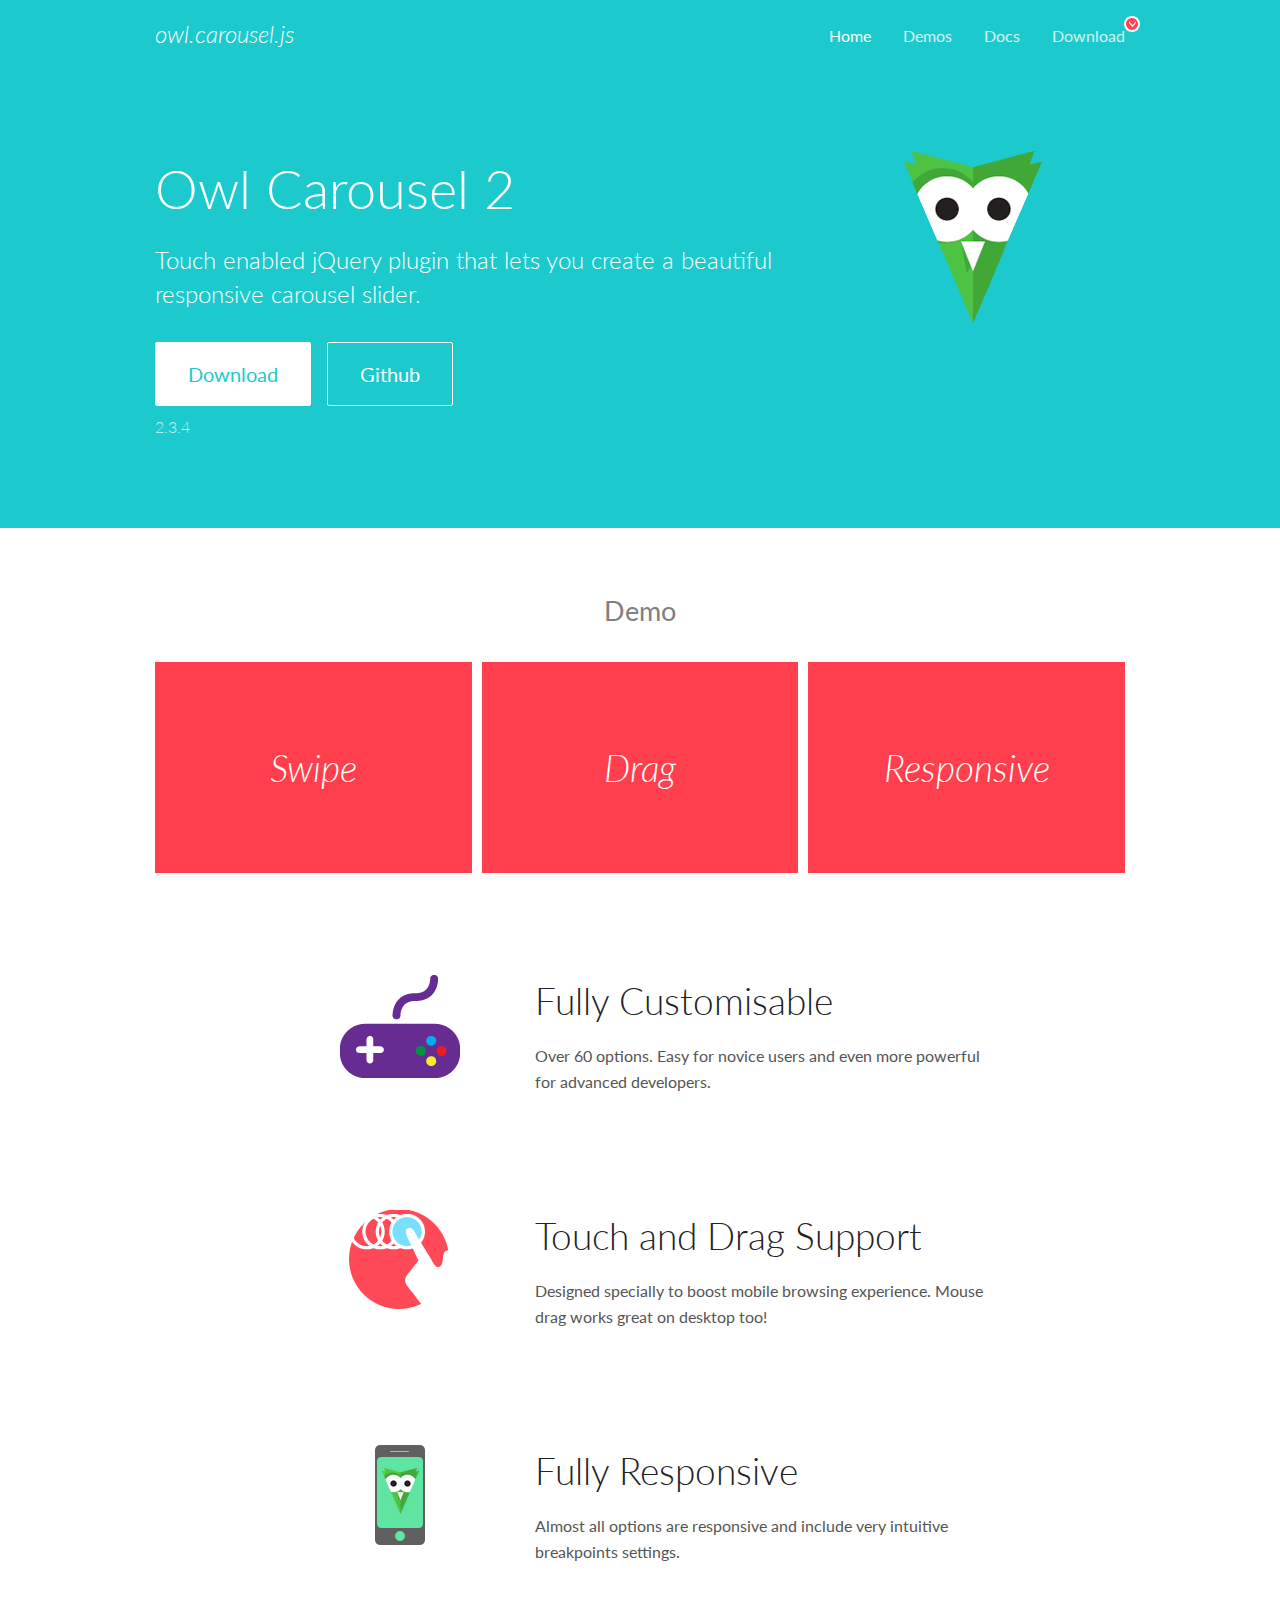
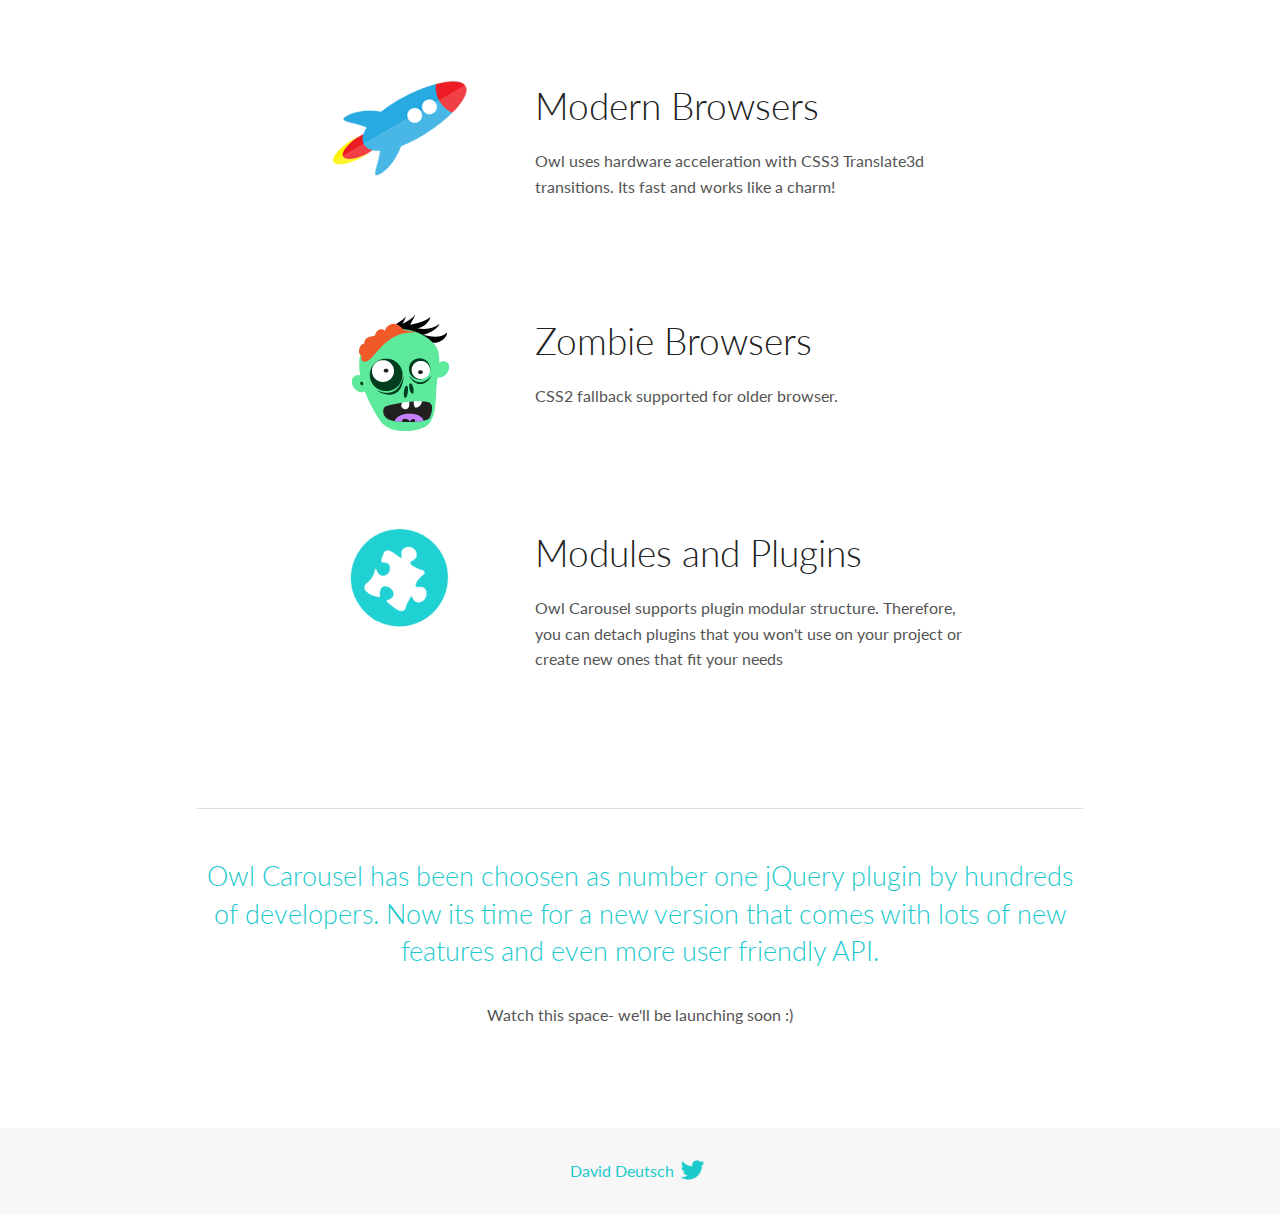
<file: FrontEnd/OwlCarousel2-2.3.4/OwlCarousel2-2.3.4/docs/index.html>
<!DOCTYPE html>
<html lang="en">
  <head>

    <!-- head -->
    <meta charset="utf-8">
    <meta name="msapplication-tap-highlight" content="no" />
    <meta name="viewport" content="width=device-width, initial-scale=1.0" />
    <meta name="description" content="Touch enabled jQuery plugin that lets you create beautiful responsive carousel slider.">
    <meta name="author" content="David Deutsch">
    <title>
      Home | Owl Carousel | 2.3.4
    </title>

    <!-- Stylesheets -->
    <link href='https://fonts.googleapis.com/css?family=Lato:300,400,700,400italic,300italic' rel='stylesheet' type='text/css'>
    <link rel="stylesheet" href="assets/css/docs.theme.min.css">

    <!-- Owl Stylesheets -->
    <link rel="stylesheet" href="assets/owlcarousel/assets/owl.carousel.min.css">
    <link rel="stylesheet" href="assets/owlcarousel/assets/owl.theme.default.min.css">

    <!-- HTML5 shim and Respond.js IE8 support of HTML5 elements and media queries -->

    <!--[if lt IE 9]>
      <script src="https://oss.maxcdn.com/libs/html5shiv/3.7.0/html5shiv.js"></script>
      <script src="https://oss.maxcdn.com/libs/respond.js/1.3.0/respond.min.js"></script>
    <![endif]-->

    <!-- Favicons -->
    <link rel="apple-touch-icon-precomposed" sizes="144x144" href="assets/ico/apple-touch-icon-144-precomposed.png">
    <link rel="shortcut icon" href="assets/ico/favicon.png">
    <link rel="shortcut icon" href="favicon.ico">

    <!-- Yeah i know js should not be in header. Its required for demos.-->

    <!-- javascript -->
    <script src="assets/vendors/jquery.min.js"></script>
    <script src="assets/owlcarousel/owl.carousel.js"></script>
  </head>
  <body>

    <!-- header -->
    <header class="header">
      <div class="row">
        <div class="large-12 columns">
          <div class="brand left">
            <h3>
              <a href="/OwlCarousel2/">owl.carousel.js</a> 
            </h3>
          </div>
          <a id="toggle-nav" class="right">
            <span></span> <span></span> <span></span> 
          </a> 
          <div class="nav-bar">
            <ul class="clearfix">
              <li class="active">
                <a href="/OwlCarousel2/index.html">Home</a> 
              </li>
              <li> <a href="/OwlCarousel2/demos/demos.html">Demos</a>  </li>
              <li> <a href="/OwlCarousel2/docs/started-welcome.html">Docs</a>  </li>
              <li>
                <a href="https://github.com/OwlCarousel2/OwlCarousel2/archive/2.3.4.zip">Download</a> 
                <span class="download"></span> 
              </li>
            </ul>
          </div>
        </div>
      </div>
    </header>

    <!-- home panel -->
    <section id="hero">
      <div class="row">
        <div class="large-8 medium-8 columns">
          <h1>Owl Carousel 2</h1>
          <h4>Touch enabled jQuery plugin that lets you create a beautiful responsive carousel slider.</h4>
          <a href="https://github.com/OwlCarousel2/OwlCarousel2/archive/2.3.4.zip" class="hero-button">Download</a> 
          <a href="https://github.com/OwlCarousel2/OwlCarousel2" class="hero-button outline">Github</a> 
          <p>2.3.4</p>
        </div>
        <div class="large-4 medium-4 columns">
          <img class="owl-logo" src="assets/img/owl-logo.png" alt="mr. Owl">
        </div>
      </div>
    </section>

    <!-- body -->
    <div class="home-demo">
      <div class="row">
        <div class="large-12 columns">
          <h3>Demo</h3>
          <div class="owl-carousel">
            <div class="item">
              <h2>Swipe</h2>
            </div>
            <div class="item">
              <h2>Drag</h2>
            </div>
            <div class="item">
              <h2>Responsive</h2>
            </div>
            <div class="item">
              <h2>CSS3</h2>
            </div>
            <div class="item">
              <h2>Fast</h2>
            </div>
            <div class="item">
              <h2>Easy</h2>
            </div>
            <div class="item">
              <h2>Free</h2>
            </div>
            <div class="item">
              <h2>Upgradable</h2>
            </div>
            <div class="item">
              <h2>Tons of options</h2>
            </div>
            <div class="item">
              <h2>Infinity</h2>
            </div>
            <div class="item">
              <h2>Auto Width</h2>
            </div>
          </div>
        </div>
      </div>
    </div>
    <script>
      var owl = $('.owl-carousel');
      owl.owlCarousel({
        margin: 10,
        loop: true,
        responsive: {
          0: {
            items: 1
          },
          600: {
            items: 2
          },
          1000: {
            items: 3
          }
        }
      })
    </script>

    <!-- features -->
    <div id="features">
      <div class="row">
        <div class="small-12 medium-9 small-centered columns">
          <section class="row feature">
            <div class="medium-4 small-12 columns">
              <img src="assets/img/feature-options.png" alt="">
            </div>
            <div class="medium-8 small-12 columns">
              <h2>Fully Customisable</h2>
              <p>Over 60 options. Easy for novice users and even more powerful for advanced developers.</p>
            </div>
          </section>
          <section class="row feature">
            <div class="medium-4 small-12 columns">
              <img src="assets/img/feature-drag.png" alt="">
            </div>
            <div class="medium-8 small-12 columns">
              <h2>Touch and Drag Support</h2>
              <p>Designed specially to boost mobile browsing experience. Mouse drag works great on desktop too!</p>
            </div>
          </section>
          <section class="row feature">
            <div class="medium-4 small-12 columns">
              <img src="assets/img/feature-responsive.png" alt="">
            </div>
            <div class="medium-8 small-12 columns">
              <h2>Fully Responsive</h2>
              <p>Almost all options are responsive and include very intuitive breakpoints settings.</p>
            </div>
          </section>
          <section class="row feature">
            <div class="medium-4 small-12 columns">
              <img src="assets/img/feature-modern.png" alt="">
            </div>
            <div class="medium-8 small-12 columns">
              <h2>Modern Browsers</h2>
              <p>Owl uses hardware acceleration with CSS3 Translate3d transitions. Its fast and works like a charm! </p>
            </div>
          </section>
          <section class="row feature">
            <div class="medium-4 small-12 columns">
              <img src="assets/img/feature-zombie.png" alt="">
            </div>
            <div class="medium-8 small-12 columns">
              <h2>Zombie Browsers</h2>
              <p>CSS2 fallback supported for older browser.</p>
            </div>
          </section>
          <section class="row feature">
            <div class="medium-4 small-12 columns">
              <img src="assets/img/feature-module.png" alt="">
            </div>
            <div class="medium-8 small-12 columns">
              <h2>Modules and Plugins</h2>
              <p>Owl Carousel supports plugin modular structure. Therefore, you can detach plugins that you won&#x27;t use on your project or create new ones that fit your needs</p>
            </div>
          </section>
        </div>
      </div>
    </div>

    <!-- footer -->
    <section id="teaser-text">
      <div class="row">
        <div class="small-12 medium-11 small-centered columns">
          <hr>
          <h3 id="owl-carousel-has-been-choosen-as-number-one-jquery-plugin-by-hundreds-of-developers-now-its-time-for-a-new-version-that-comes-with-lots-of-new-features-and-even-more-user-friendly-api-">Owl Carousel has been choosen as number one jQuery plugin by hundreds of developers. Now its time for a new version that comes with lots of new features and even more user friendly API.</h3>
          <p>Watch this space- we&#39;ll be launching soon :)</p>
        </div>
      </div>
    </section>

    <!-- footer -->
    <footer class="footer">
      <div class="row">
        <div class="large-12 columns">
          <h5>
            <a href="/OwlCarousel2/docs/support-contact.html">David Deutsch</a> 
            <a id="custom-tweet-button" href="https://twitter.com/share?url=https://github.com/OwlCarousel2/OwlCarousel2&text=Owl Carousel - This is so awesome! " target="_blank"></a> 
          </h5>
        </div>
      </div>
    </footer>

    <!-- vendors -->
    <script src="assets/vendors/highlight.js"></script>
    <script src="assets/js/app.js"></script>
  </body>
</html>
</file>
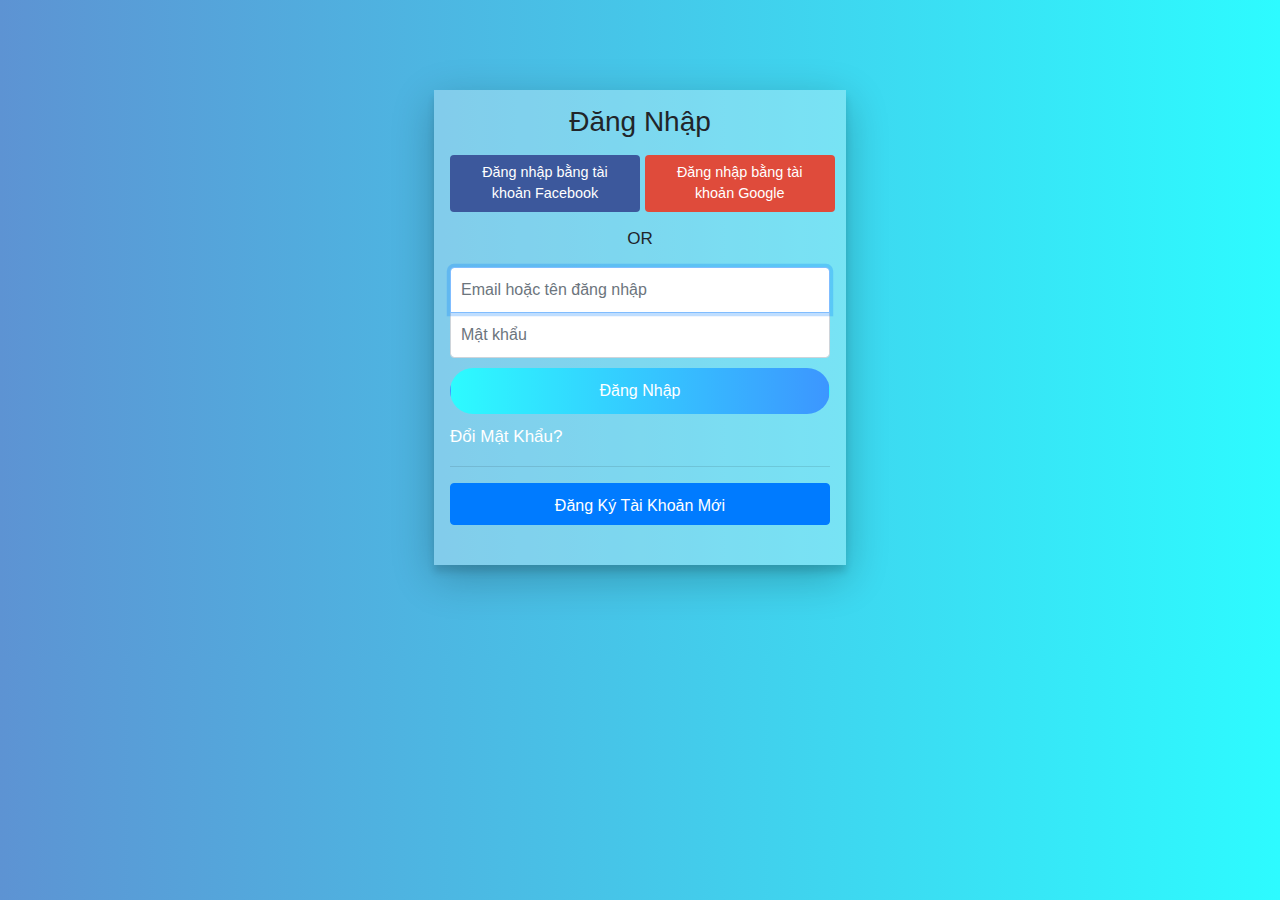
<file: FrontEnd/View/logIn.html>
<!doctype html>
<html lang="en">

<head>
    <title>Title</title>
    <!-- Required meta tags -->
    <meta charset="utf-8">
    <meta name="viewport" content="width=device-width, initial-scale=1, shrink-to-fit=no">

    <!-- Bootstrap CSS -->
    <link rel="stylesheet" href="https://stackpath.bootstrapcdn.com/bootstrap/4.3.1/css/bootstrap.min.css"
        integrity="sha384-ggOyR0iXCbMQv3Xipma34MD+dH/1fQ784/j6cY/iJTQUOhcWr7x9JvoRxT2MZw1T" crossorigin="anonymous">
    <link rel="stylesheet" href="../Css/logIn.css">
</head>

<body>
    <div id="logreg-forms">
        <form class="form-signin">
            <h1 class="h3 mb-3 font-weight-normal" style="text-align: center"> Đăng Nhập</h1>
            <div class="social-login">
                <button class="btn facebook-btn social-btn" type="button"><span><i class="fab fa-facebook-f"></i> Đăng
                        nhập bằng tài khoản Facebook</span> </button>
                <button class="btn google-btn social-btn" type="button"><span><i class="fab fa-google-plus-g"></i> Đăng
                        nhập bằng tài khoản Google</span> </button>
            </div>
            <p style="text-align:center"> OR </p>
            <div class="input-group">
                <input type="email" id="inputEmail" class="form-control" placeholder="Email hoặc tên đăng nhập" required=""
                    autofocus="">
            </div>

            <div class="input-group">
                <input type="password" id="inputPassword" class="form-control" placeholder="Mật khẩu" required="">
            </div>

            <div class="input-group">
                <button class="btn btn-md btn-rounded btn-block form-control submit" type="submit"><i
                        class="fas fa-sign-in-alt"></i> Đăng Nhập</button>
            </div>

            <a href="./resetUser.html" id="forgot_pswd">Đổi Mật Khẩu?</a>
            <hr>
            <!-- <p>Don't have an account!</p>  -->
            <!-- <button class="btn btn-primary btn-block" type="button" id="btn-signup"><i class="fas fa-user-plus"></i>
                Đăng Ký Tài Khoản Mới</button> -->
            <a href="./signUp.html" class="btn btn-primary btn-block" id="btn-signup"><i class="fas fa-user-plus"></i>
                Đăng Ký Tài Khoản Mới</a>
        </form>
        <br>
    </div>


    <!-- Optional JavaScript -->
    <!-- jQuery first, then Popper.js, then Bootstrap JS -->
    <script src="https://code.jquery.com/jquery-3.3.1.slim.min.js"
        integrity="sha384-q8i/X+965DzO0rT7abK41JStQIAqVgRVzpbzo5smXKp4YfRvH+8abtTE1Pi6jizo"
        crossorigin="anonymous"></script>
    <script src="https://cdnjs.cloudflare.com/ajax/libs/popper.js/1.14.7/umd/popper.min.js"
        integrity="sha384-UO2eT0CpHqdSJQ6hJty5KVphtPhzWj9WO1clHTMGa3JDZwrnQq4sF86dIHNDz0W1"
        crossorigin="anonymous"></script>
    <script src="https://stackpath.bootstrapcdn.com/bootstrap/4.3.1/js/bootstrap.min.js"
        integrity="sha384-JjSmVgyd0p3pXB1rRibZUAYoIIy6OrQ6VrjIEaFf/nJGzIxFDsf4x0xIM+B07jRM"
        crossorigin="anonymous"></script>
    <!-- <script>
        function toggleResetPswd(e) {
            e.preventDefault();
            $('#logreg-forms .form-signin').toggle() // display:block or none
            $('#logreg-forms .form-reset').toggle() // display:block or none
        }

        function toggleSignUp(e) {
            e.preventDefault();
            $('#logreg-forms .form-signin').toggle(); // display:block or none
            $('#logreg-forms .form-signup').toggle(); // display:block or none
        }

        $(() => {
            // Login Register Form
            $('#logreg-forms #forgot_pswd').click(toggleResetPswd);
            $('#logreg-forms #cancel_reset').click(toggleResetPswd);
            $('#logreg-forms #btn-signup').click(toggleSignUp);
            $('#logreg-forms #cancel_signup').click(toggleSignUp);
        })
    </script> -->
</body>

</html>
</file>
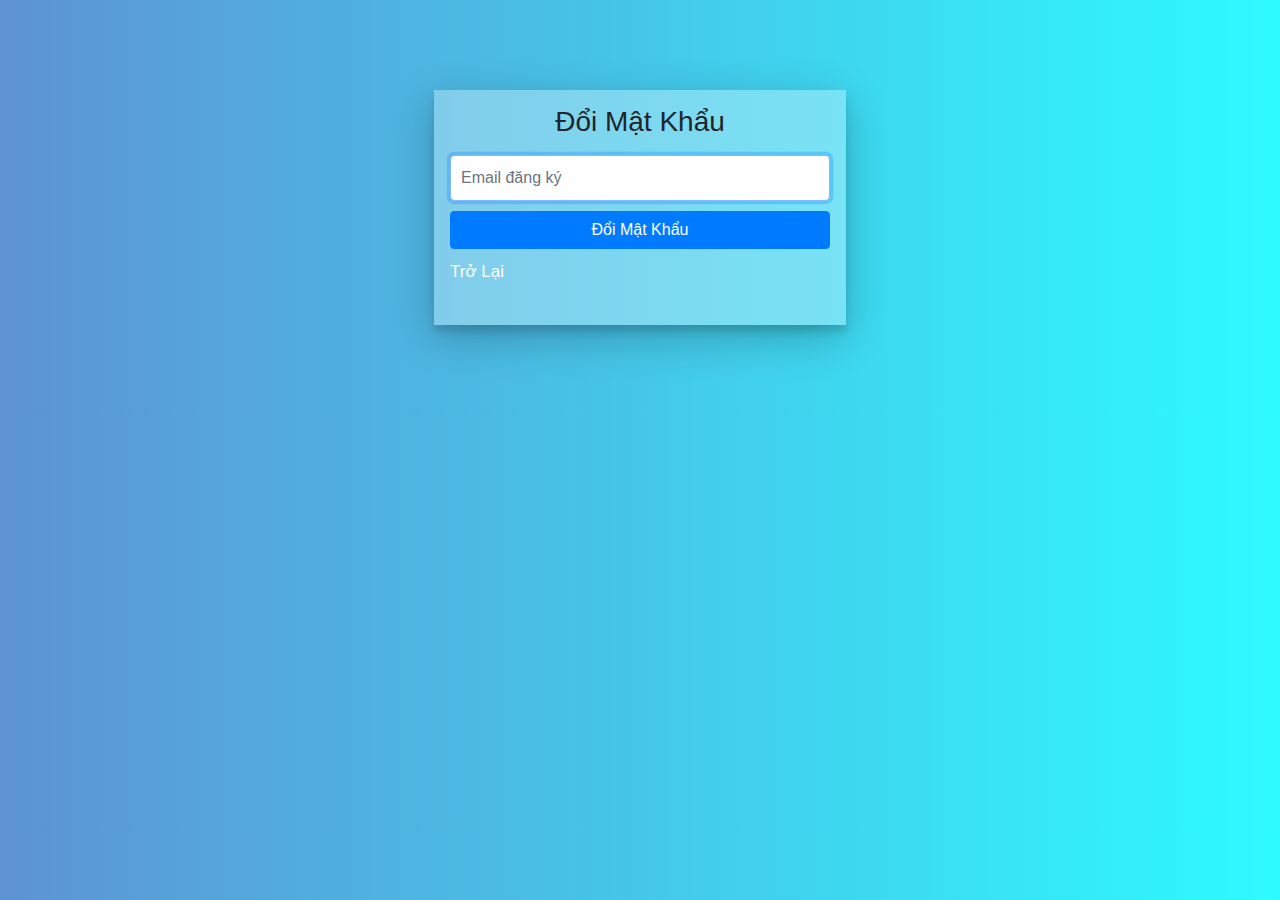
<file: FrontEnd/View/resetUser.html>
<!doctype html>
<html lang="en">

<head>
    <title>Reset Password</title>
    <!-- Required meta tags -->
    <meta charset="utf-8">
    <meta name="viewport" content="width=device-width, initial-scale=1, shrink-to-fit=no">

    <!-- Bootstrap CSS -->
    <link rel="stylesheet" href="https://stackpath.bootstrapcdn.com/bootstrap/4.3.1/css/bootstrap.min.css"
        integrity="sha384-ggOyR0iXCbMQv3Xipma34MD+dH/1fQ784/j6cY/iJTQUOhcWr7x9JvoRxT2MZw1T" crossorigin="anonymous">
    <link rel="stylesheet" href="../Css/logIn.css">
</head>

<body>
    <div id="logreg-forms">
        <form action="#" class="form-reset">
            <h1 class="h3 mb-3 font-weight-normal" style="text-align: center"> Đổi Mật Khẩu</h1>
            <input type="email" id="resetEmail" class="form-control" placeholder="Email đăng ký" required=""
                autofocus="">
            <button class="btn btn-primary btn-block" type="submit">Đổi Mật Khẩu</button>
            <a href="./logIn.html" id="cancel_reset"><i class="fas fa-angle-left"></i> Trở Lại</a>
        </form>
        <br>
    </div>
    <!-- Optional JavaScript -->
    <!-- jQuery first, then Popper.js, then Bootstrap JS -->
    <script src="https://code.jquery.com/jquery-3.3.1.slim.min.js"
        integrity="sha384-q8i/X+965DzO0rT7abK41JStQIAqVgRVzpbzo5smXKp4YfRvH+8abtTE1Pi6jizo"
        crossorigin="anonymous"></script>
    <script src="https://cdnjs.cloudflare.com/ajax/libs/popper.js/1.14.7/umd/popper.min.js"
        integrity="sha384-UO2eT0CpHqdSJQ6hJty5KVphtPhzWj9WO1clHTMGa3JDZwrnQq4sF86dIHNDz0W1"
        crossorigin="anonymous"></script>
    <script src="https://stackpath.bootstrapcdn.com/bootstrap/4.3.1/js/bootstrap.min.js"
        integrity="sha384-JjSmVgyd0p3pXB1rRibZUAYoIIy6OrQ6VrjIEaFf/nJGzIxFDsf4x0xIM+B07jRM"
        crossorigin="anonymous"></script>
</body>

</html>
</file>
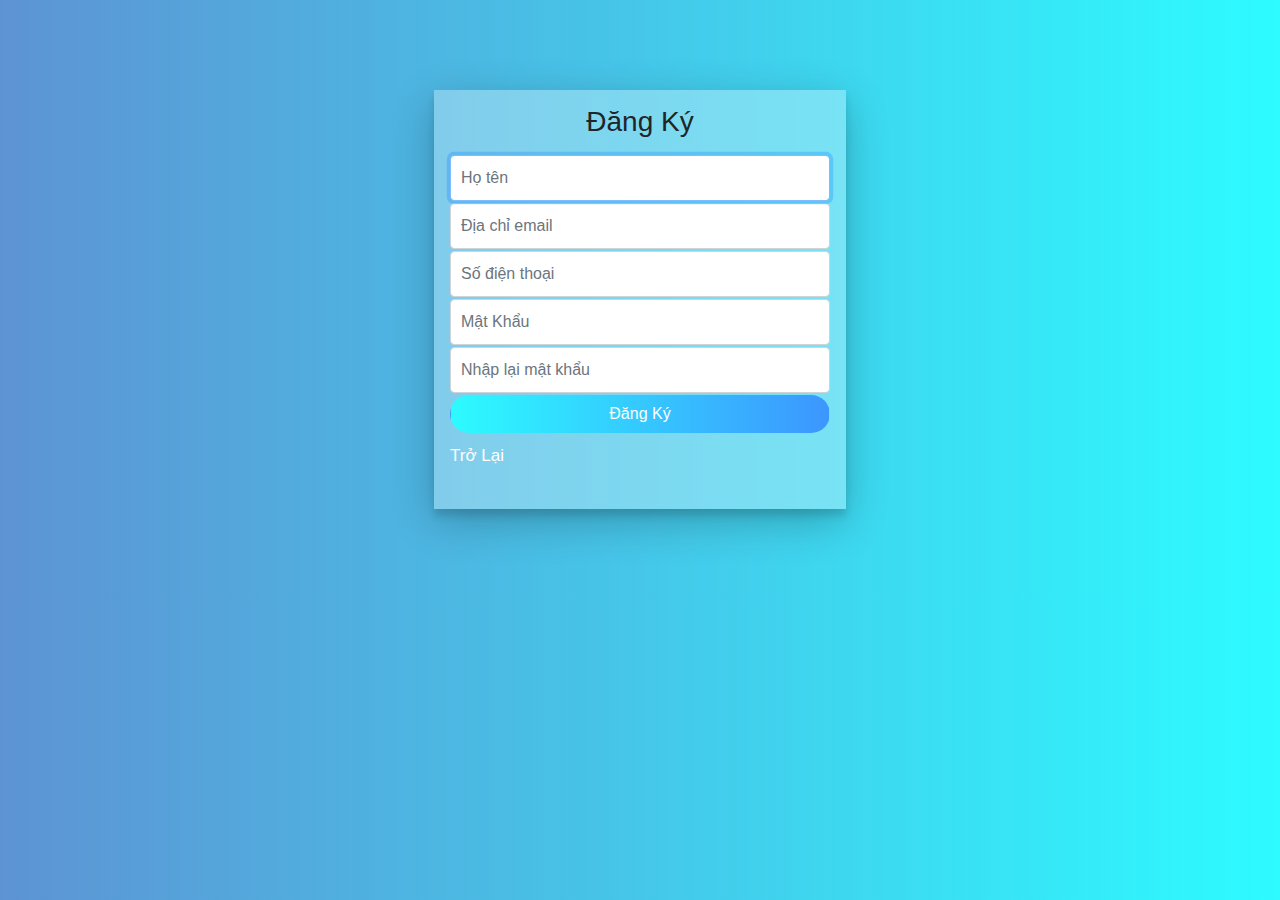
<file: FrontEnd/View/signUp.html>
<!doctype html>
<html lang="en">

<head>
    <title>Sing Up</title>
    <!-- Required meta tags -->
    <meta charset="utf-8">
    <meta name="viewport" content="width=device-width, initial-scale=1, shrink-to-fit=no">

    <!-- Bootstrap CSS -->
    <link rel="stylesheet" href="https://stackpath.bootstrapcdn.com/bootstrap/4.3.1/css/bootstrap.min.css"
        integrity="sha384-ggOyR0iXCbMQv3Xipma34MD+dH/1fQ784/j6cY/iJTQUOhcWr7x9JvoRxT2MZw1T" crossorigin="anonymous">

        <link rel="stylesheet" href="../Css/logIn.css">
</head>

<body>
    <div id="logreg-forms">
        <form action="#" class="form-signup">
            <!-- <div class="social-login">
                <button class="btn facebook-btn social-btn" type="button"><span><i class="fab fa-facebook-f"></i> Đăng nhập bằng tài khoản Facebook</span> </button>
            </div>
            <div class="social-login">
                <button class="btn google-btn social-btn" type="button"><span><i class="fab fa-google-plus-g"></i> Đăng nhập bằng  tài khoản Google</span> </button>
            </div> 

            <p style="text-align:center">OR</p> -->
            <h1 class="h3 mb-3 font-weight-normal" style="text-align: center"> Đăng Ký</h1>

            <input type="text" id="user-name" class="form-control" placeholder="Họ tên" required="" autofocus="">
            <input type="email" id="user-email" class="form-control" placeholder="Địa chỉ email" required autofocus="">
            <input type="email" id="user-phone" class="form-control" placeholder="Số điện thoại" required autofocus="">
            <input type="password" id="user-pass" class="form-control" placeholder="Mật Khẩu" required autofocus="">
            <input type="password" id="user-repeatpass" class="form-control" placeholder="Nhập lại mật khẩu" required
                autofocus="">

            <div class="input-group">
                <button class="btn btn-md btn-block submit"><i class="fas fa-user-plus"></i> Đăng Ký</button>
            </div>

            <a href="./logIn.html" id="cancel_signup"><i class="fa fa-angle-left"></i> Trở Lại</a>
        </form>
        <br>
    </div>

    <!-- Optional JavaScript -->
    <!-- jQuery first, then Popper.js, then Bootstrap JS -->
    <script src="https://code.jquery.com/jquery-3.3.1.slim.min.js"
        integrity="sha384-q8i/X+965DzO0rT7abK41JStQIAqVgRVzpbzo5smXKp4YfRvH+8abtTE1Pi6jizo"
        crossorigin="anonymous"></script>
    <script src="https://cdnjs.cloudflare.com/ajax/libs/popper.js/1.14.7/umd/popper.min.js"
        integrity="sha384-UO2eT0CpHqdSJQ6hJty5KVphtPhzWj9WO1clHTMGa3JDZwrnQq4sF86dIHNDz0W1"
        crossorigin="anonymous"></script>
    <script src="https://stackpath.bootstrapcdn.com/bootstrap/4.3.1/js/bootstrap.min.js"
        integrity="sha384-JjSmVgyd0p3pXB1rRibZUAYoIIy6OrQ6VrjIEaFf/nJGzIxFDsf4x0xIM+B07jRM"
        crossorigin="anonymous"></script>
</body>

</html>
</file>
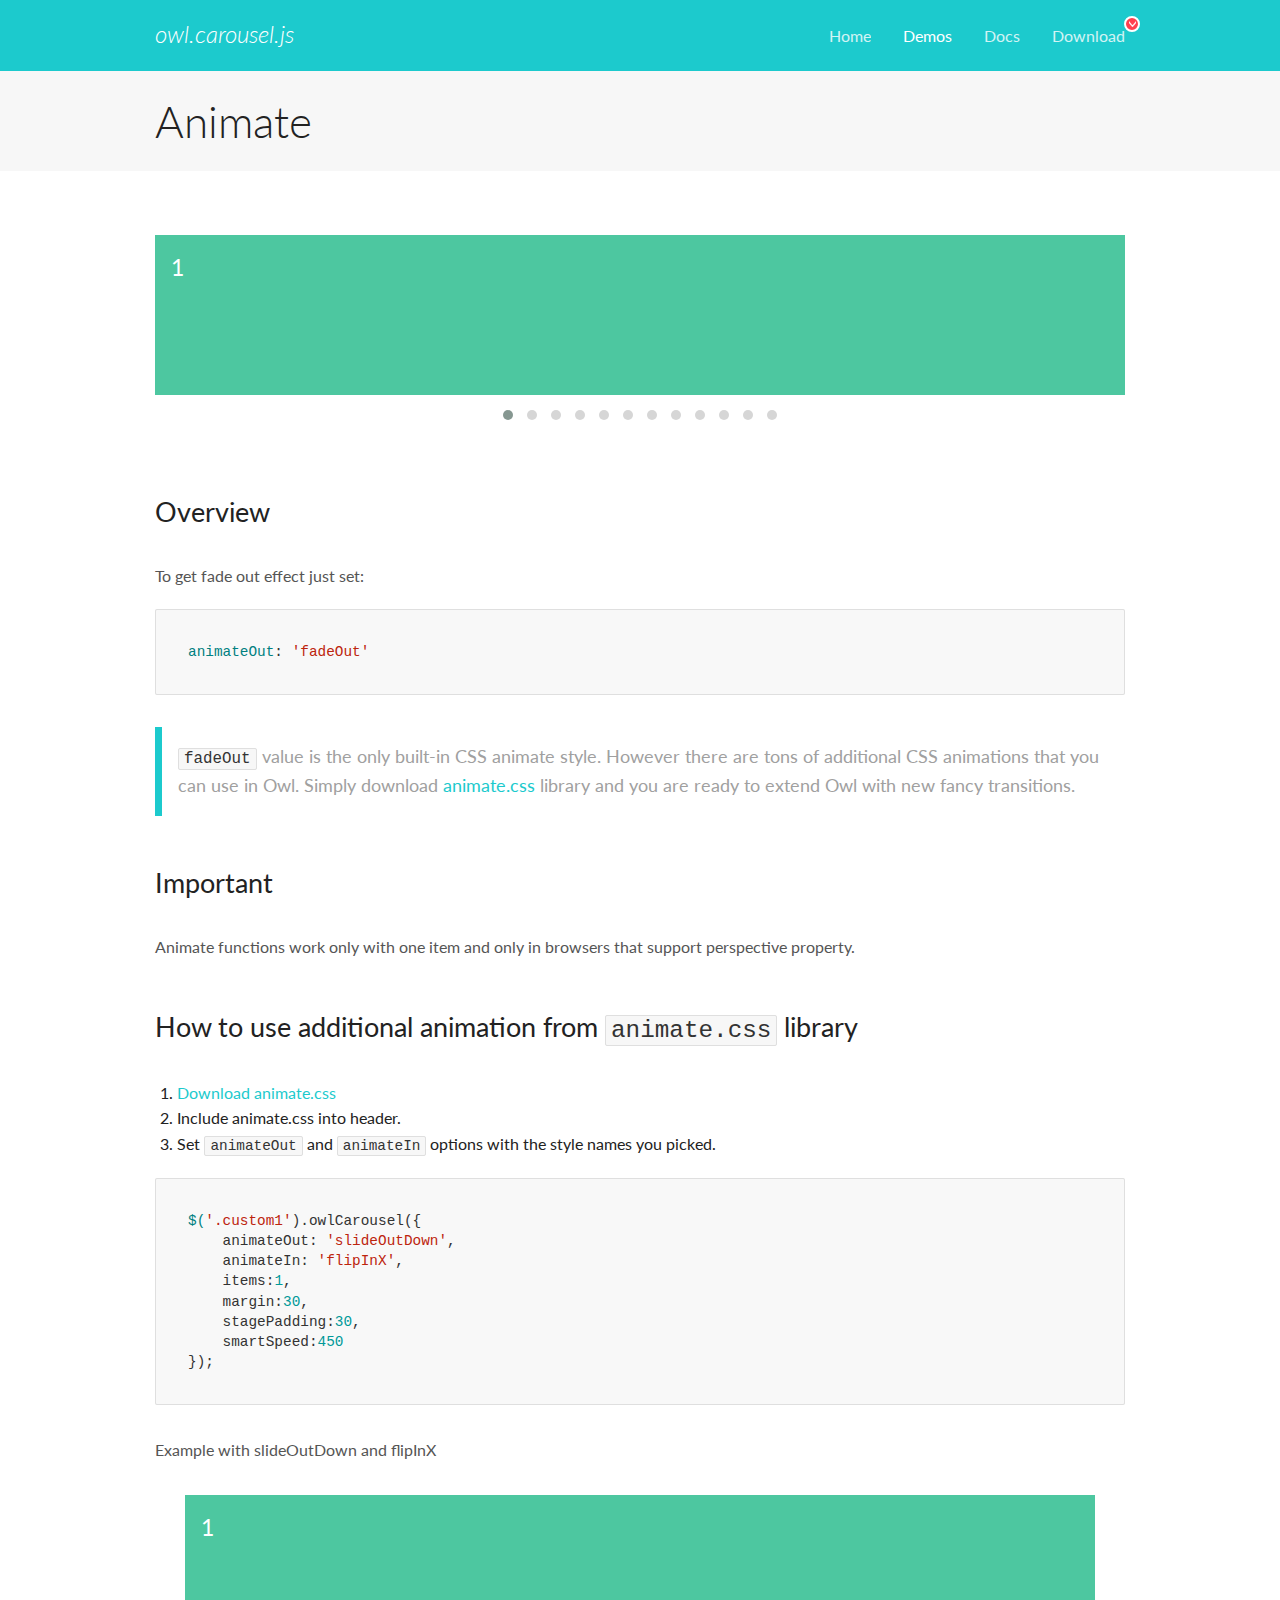
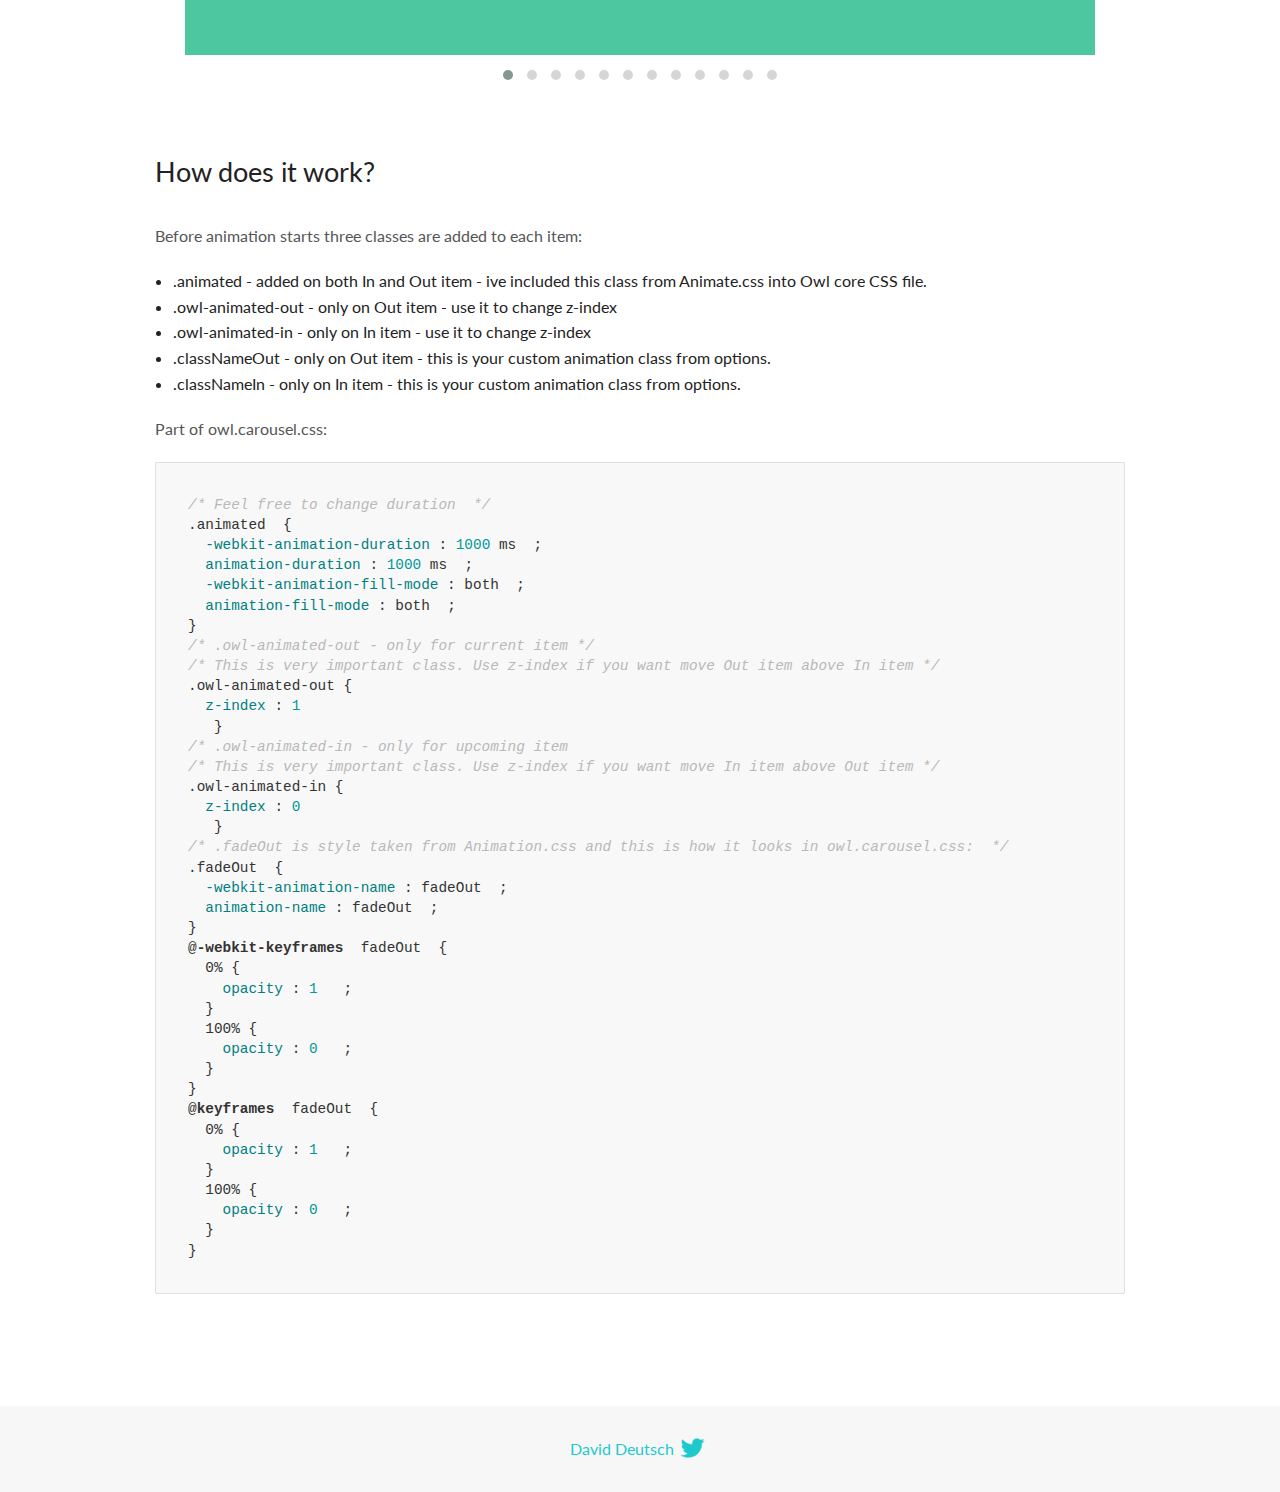
<file: FrontEnd/OwlCarousel2-2.3.4/OwlCarousel2-2.3.4/docs/demos/animate.html>
<!DOCTYPE html>
<html lang="en">
  <head>

    <!-- head -->
    <meta charset="utf-8">
    <meta name="msapplication-tap-highlight" content="no" />
    <meta name="viewport" content="width=device-width, initial-scale=1.0" />
    <meta name="description" content="Animate carousel">
    <meta name="author" content="David Deutsch">
    <title>
      Animate Demo | Owl Carousel | 2.3.4
    </title>

    <!-- Stylesheets -->
    <link href='https://fonts.googleapis.com/css?family=Lato:300,400,700,400italic,300italic' rel='stylesheet' type='text/css'>
    <link rel="stylesheet" href="../assets/css/docs.theme.min.css">

    <!-- Owl Stylesheets -->
    <link rel="stylesheet" href="../assets/owlcarousel/assets/owl.carousel.min.css">
    <link rel="stylesheet" href="../assets/owlcarousel/assets/owl.theme.default.min.css">

    <!-- HTML5 shim and Respond.js IE8 support of HTML5 elements and media queries -->

    <!--[if lt IE 9]>
      <script src="https://oss.maxcdn.com/libs/html5shiv/3.7.0/html5shiv.js"></script>
      <script src="https://oss.maxcdn.com/libs/respond.js/1.3.0/respond.min.js"></script>
    <![endif]-->

    <!-- Favicons -->
    <link rel="apple-touch-icon-precomposed" sizes="144x144" href="../assets/ico/apple-touch-icon-144-precomposed.png">
    <link rel="shortcut icon" href="../assets/ico/favicon.png">
    <link rel="shortcut icon" href="favicon.ico">

    <!-- Yeah i know js should not be in header. Its required for demos.-->

    <!-- javascript -->
    <script src="../assets/vendors/jquery.min.js"></script>
    <script src="../assets/owlcarousel/owl.carousel.js"></script>
  </head>
  <body>

    <!-- header -->
    <header class="header">
      <div class="row">
        <div class="large-12 columns">
          <div class="brand left">
            <h3>
              <a href="/OwlCarousel2/">owl.carousel.js</a> 
            </h3>
          </div>
          <a id="toggle-nav" class="right">
            <span></span> <span></span> <span></span> 
          </a> 
          <div class="nav-bar">
            <ul class="clearfix">
              <li> <a href="/OwlCarousel2/index.html">Home</a>  </li>
              <li class="active">
                <a href="/OwlCarousel2/demos/demos.html">Demos</a> 
              </li>
              <li> <a href="/OwlCarousel2/docs/started-welcome.html">Docs</a>  </li>
              <li>
                <a href="https://github.com/OwlCarousel2/OwlCarousel2/archive/2.3.4.zip">Download</a> 
                <span class="download"></span> 
              </li>
            </ul>
          </div>
        </div>
      </div>
    </header>

    <!-- title -->
    <section class="title">
      <div class="row">
        <div class="large-12 columns">
          <h1>Animate</h1>
        </div>
      </div>
    </section>

    <!--  Demos -->
    <section id="demos">
      <div class="row">
        <div class="large-12 columns">
          <div class="fadeOut owl-carousel owl-theme">
            <div class="item">
              <h4>1</h4>
            </div>
            <div class="item">
              <h4>2</h4>
            </div>
            <div class="item">
              <h4>3</h4>
            </div>
            <div class="item">
              <h4>4</h4>
            </div>
            <div class="item">
              <h4>5</h4>
            </div>
            <div class="item">
              <h4>6</h4>
            </div>
            <div class="item">
              <h4>7</h4>
            </div>
            <div class="item">
              <h4>8</h4>
            </div>
            <div class="item">
              <h4>9</h4>
            </div>
            <div class="item">
              <h4>10</h4>
            </div>
            <div class="item">
              <h4>11</h4>
            </div>
            <div class="item">
              <h4>12</h4>
            </div>
          </div>
          <h3 id="overview">Overview</h3>
          <p>To get fade out effect just set:</p>
          <pre><code>animateOut: &#39;fadeOut&#39;</code></pre>
          <blockquote>
            <p><code>fadeOut</code> value is the only built-in CSS animate style. However there are tons of additional CSS animations that you can use in Owl. Simply download
              <a href="https://daneden.github.io/animate.css/">animate.css</a>  library and you are ready to extend Owl with new fancy transitions.</p>
          </blockquote>
          <h3 id="important">Important</h3>
          <p>Animate functions work only with one item and only in browsers that support perspective property.</p>
          <h3 id="how-to-use-additional-animation-from-animate-css-library">How to use additional animation from <code>animate.css</code> library</h3>
          <ol>
            <li> <a href="https://daneden.github.io/animate.css/">Download animate.css</a>  </li>
            <li>Include animate.css into header.</li>
            <li>Set <code>animateOut</code> and <code>animateIn</code> options with the style names you picked.</li>
          </ol>
          <pre><code>$(&#39;.custom1&#39;).owlCarousel({
    animateOut: &#39;slideOutDown&#39;,
    animateIn: &#39;flipInX&#39;,
    items:1,
    margin:30,
    stagePadding:30,
    smartSpeed:450
});</code></pre>
          <p>Example with slideOutDown and flipInX</p>
          <div class="custom1 owl-carousel owl-theme">
            <div class="item">
              <h4>1</h4>
            </div>
            <div class="item">
              <h4>2</h4>
            </div>
            <div class="item">
              <h4>3</h4>
            </div>
            <div class="item">
              <h4>4</h4>
            </div>
            <div class="item">
              <h4>5</h4>
            </div>
            <div class="item">
              <h4>6</h4>
            </div>
            <div class="item">
              <h4>7</h4>
            </div>
            <div class="item">
              <h4>8</h4>
            </div>
            <div class="item">
              <h4>9</h4>
            </div>
            <div class="item">
              <h4>10</h4>
            </div>
            <div class="item">
              <h4>11</h4>
            </div>
            <div class="item">
              <h4>12</h4>
            </div>
          </div>
          <h3 id="how-does-it-work-">How does it work?</h3>
          <p>Before animation starts three classes are added to each item:</p>
          <ul>
            <li>.animated - added on both In and Out item - ive included this class from Animate.css into Owl core CSS file.</li>
            <li>.owl-animated-out - only on Out item - use it to change z-index</li>
            <li>.owl-animated-in - only on In item - use it to change z-index</li>
            <li>.classNameOut - only on Out item - this is your custom animation class from options.</li>
            <li>.classNameIn - only on In item - this is your custom animation class from options.</li>
          </ul>
          <p>Part of owl.carousel.css:</p>
          <pre><code class="language-css"><span class="comment">/* Feel free to change duration  */</span> 
<span class="class">.animated</span>  <span class="rules">{
  <span class="rule"><span class="attribute">-webkit-animation-duration</span> :<span class="value"> <span class="number">1000</span> ms</span> </span> ;
  <span class="rule"><span class="attribute">animation-duration</span> :<span class="value"> <span class="number">1000</span> ms</span> </span> ;
  <span class="rule"><span class="attribute">-webkit-animation-fill-mode</span> :<span class="value"> both</span> </span> ;
  <span class="rule"><span class="attribute">animation-fill-mode</span> :<span class="value"> both</span> </span> ;
<span class="rule">}</span> </span> 
<span class="comment">/* .owl-animated-out - only for current item */</span> 
<span class="comment">/* This is very important class. Use z-index if you want move Out item above In item */</span> 
<span class="class">.owl-animated-out</span> <span class="rules">{
  <span class="rule"><span class="attribute">z-index</span> :<span class="value"> <span class="number">1</span> 
</span> </span> </span> }
<span class="comment">/* .owl-animated-in - only for upcoming item
/* This is very important class. Use z-index if you want move In item above Out item */</span> 
<span class="class">.owl-animated-in</span> <span class="rules">{
  <span class="rule"><span class="attribute">z-index</span> :<span class="value"> <span class="number">0</span> 
</span> </span> </span> }
<span class="comment">/* .fadeOut is style taken from Animation.css and this is how it looks in owl.carousel.css:  */</span> 
<span class="class">.fadeOut</span>  <span class="rules">{
  <span class="rule"><span class="attribute">-webkit-animation-name</span> :<span class="value"> fadeOut</span> </span> ;
  <span class="rule"><span class="attribute">animation-name</span> :<span class="value"> fadeOut</span> </span> ;
<span class="rule">}</span> </span> 
<span class="at_rule">@<span class="keyword">-webkit-keyframes</span>  fadeOut </span> {
  0% <span class="rules">{
    <span class="rule"><span class="attribute">opacity</span> :<span class="value"> <span class="number">1</span> </span> </span> ;
  <span class="rule">}</span> </span> 
  100% <span class="rules">{
    <span class="rule"><span class="attribute">opacity</span> :<span class="value"> <span class="number">0</span> </span> </span> ;
  <span class="rule">}</span> </span> 
}
<span class="at_rule">@<span class="keyword">keyframes</span>  fadeOut </span> {
  0% <span class="rules">{
    <span class="rule"><span class="attribute">opacity</span> :<span class="value"> <span class="number">1</span> </span> </span> ;
  <span class="rule">}</span> </span> 
  100% <span class="rules">{
    <span class="rule"><span class="attribute">opacity</span> :<span class="value"> <span class="number">0</span> </span> </span> ;
  <span class="rule">}</span> </span> 
}</code></pre>
          <link rel="stylesheet" href="../assets/css/animate.css">
          <script>
            jQuery(document).ready(function($) {
              $('.fadeOut').owlCarousel({
                items: 1,
                animateOut: 'fadeOut',
                loop: true,
                margin: 10,
              });
              $('.custom1').owlCarousel({
                animateOut: 'slideOutDown',
                animateIn: 'flipInX',
                items: 1,
                margin: 30,
                stagePadding: 30,
                smartSpeed: 450
              });
            });
          </script>
        </div>
      </div>
    </section>

    <!-- footer -->
    <footer class="footer">
      <div class="row">
        <div class="large-12 columns">
          <h5>
            <a href="/OwlCarousel2/docs/support-contact.html">David Deutsch</a> 
            <a id="custom-tweet-button" href="https://twitter.com/share?url=https://github.com/OwlCarousel2/OwlCarousel2&text=Owl Carousel - This is so awesome! " target="_blank"></a> 
          </h5>
        </div>
      </div>
    </footer>

    <!-- vendors -->
    <script src="../assets/vendors/highlight.js"></script>
    <script src="../assets/js/app.js"></script>
  </body>
</html>
</file>
<file: FrontEnd/Css/logIn.css>
body {
    width: 100%;
    height: auto;
    background: -webkit-linear-gradient(0deg, #5d93d3 0%, #2dfbff 100%);
    font-family: "Robato",sans-serif;
    font-size: 17px;
}
  
  #logreg-forms{
      width:412px;
      margin:10vh auto;
      background-color:#ffffff4d;
      box-shadow: 0 7px 7px rgba(0, 0, 0, 0.12), 0 12px 40px rgba(0,0,0,0.24);
    transition: all 0.3s cubic-bezier(.25,.8,.25,1);
  }
  
  #logreg-forms form {
      width: 100%;
      max-width: 410px;
      padding: 15px;
      margin: auto;
  }
  #logreg-forms .form-control {
      position: relative;
      box-sizing: border-box;
      height: auto;
      padding: 10px;
      font-size: 16px;
  }
  #logreg-forms .form-control:focus { z-index: 2; }
  #logreg-forms .form-signin input[type="email"] {
      margin-bottom: -1px;
      border-bottom-right-radius: 0;
      border-bottom-left-radius: 0;
  }
  #logreg-forms .form-signin input[type="password"] {
      border-top-left-radius: 0;
      border-top-right-radius: 0;
  }
  
  #logreg-forms .social-login{
      width:390px;
      margin:0 auto;
      margin-bottom: 14px;
  }
  #logreg-forms .social-btn{
      font-weight: 100;
      color:white;
      width:190px;
      font-size: 0.9rem;
  }
  
  #logreg-forms a{
      display: block;
      padding-top:10px;
      color:#fff;
  }
  
  #logreg-form .lines{
      width:200px;
      border:1px solid red;
  }
  
  
  #logreg-forms button[type="submit"]{ margin-top:10px; }
  
  #logreg-forms .facebook-btn{  background-color:#3C589C; }
  
  #logreg-forms .google-btn{ background-color: #DF4B3B; }
  
  /* #logreg-forms .form-reset, #logreg-forms .form-signup{ display: none; } */
  
  #logreg-forms .form-signup .social-btn{ width:210px; }
  
  #logreg-forms .form-signup input { margin-bottom: 2px;}
  
  .form-signup .social-login{
      width:210px !important;
      margin: 0 auto;
  }
  
  .submit{
    background: -webkit-linear-gradient(0deg,  #2dfbff 0%, #3c96ff 100%);
    border-radius: 25px;
    color: #fff;
  }
  
  /* Mobile */
  
  @media screen and (max-width:500px){
      #logreg-forms{
          width:300px;
      }
  
      #logreg-forms  .social-login{
          width:200px;
          margin:0 auto;
          margin-bottom: 10px;
      }
      #logreg-forms  .social-btn{
          font-size: 1.3rem;
          font-weight: 100;
          color:white;
          width:200px;
          height: 56px;
  
      }
      #logreg-forms .social-btn:nth-child(1){
          margin-bottom: 5px;
      }
      #logreg-forms .social-btn span{
          display: none;
      }
      #logreg-forms  .facebook-btn:after{
          content:'Facebook';
      }
  
      #logreg-forms  .google-btn:after{
          content:'Google+';
      }
  
  }
</file>
